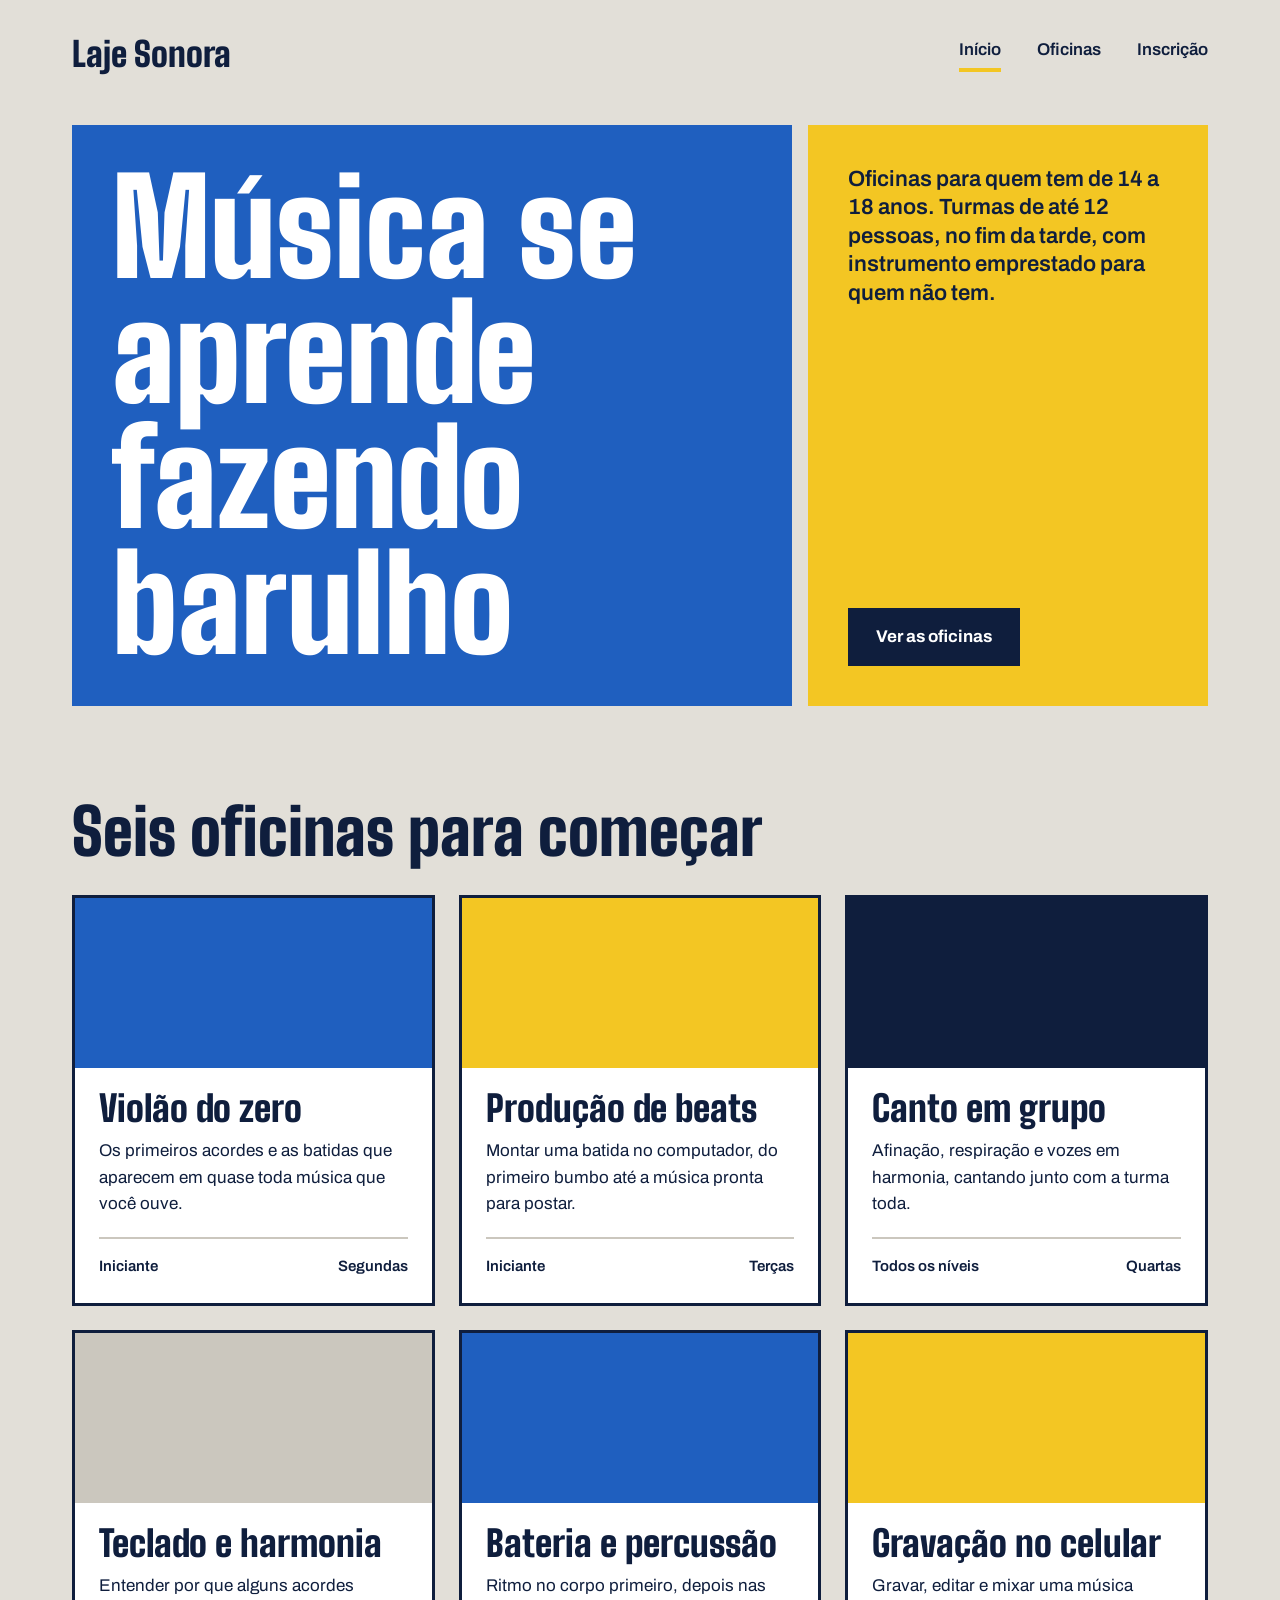
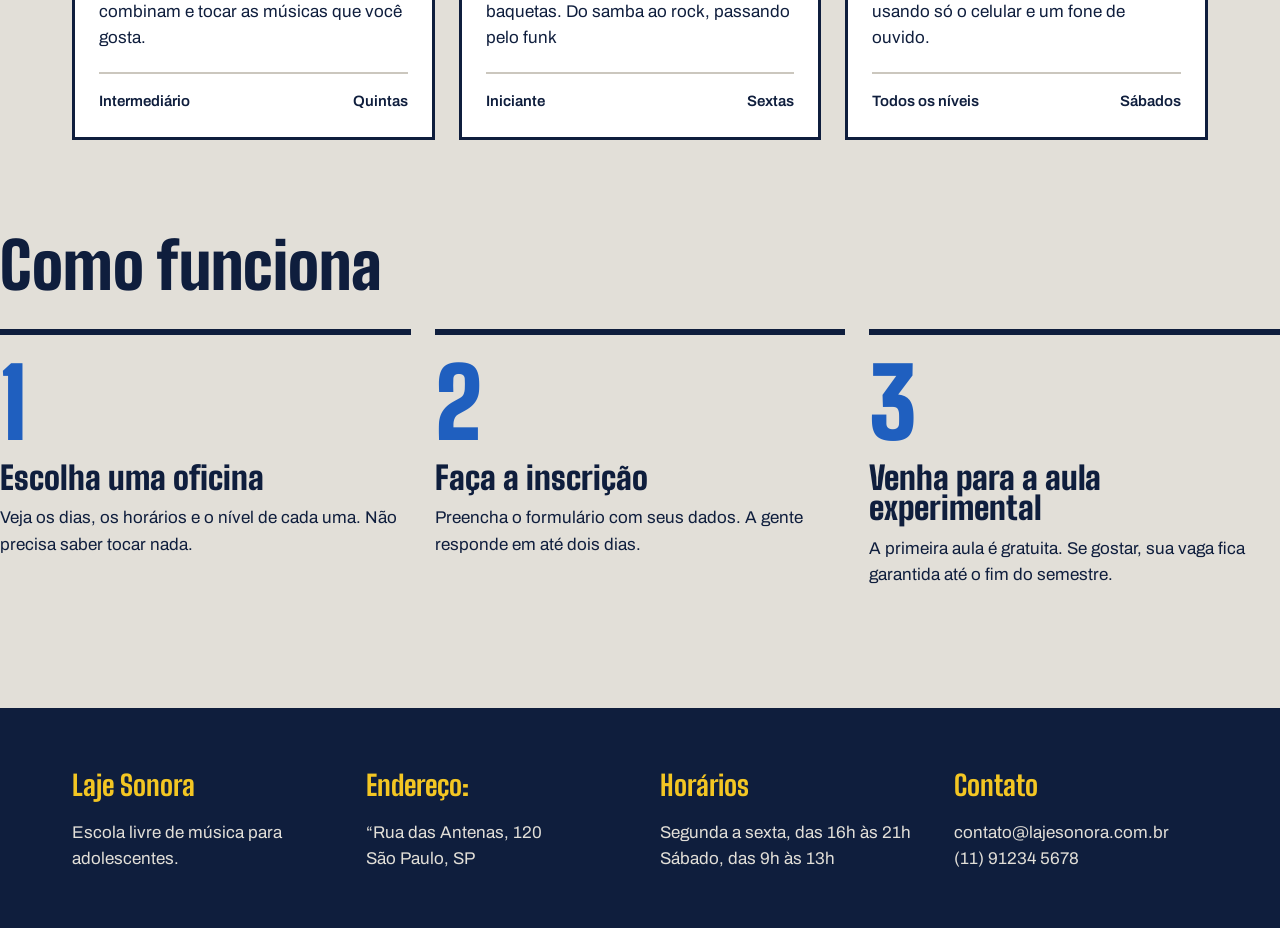
<file: index.html>
<!DOCTYPE html>
<html lang="pt-BR">
<head>
    <meta charset="UTF-8">
    <meta name="viewport" content="width=device-width, initial-scale=1.0">
    <link rel="preconnect" href="https://fonts.googleapis.com">
    <link rel="preconnect" href="https://fonts.gstatic.com" crossorigin>
    <link href="https://fonts.googleapis.com/css2?family=Archivo:ital,wght@0,100..900;1,100..900&family=Big+Shoulders:opsz,wght@10..72,100..900&display=swap" rel="stylesheet">
    <link rel="stylesheet" href="index.css">
    <title>Laje Sonora | Início</title>
</head>
<body>
    <header class="conteudo topo">
        <a href="index.html" class="logo">Laje Sonora</a>
        <nav class="menu">
            <a href="index.html" class="atual">Início</a>
            <a href="oficinas.html">Oficinas</a>
            <a href="inscricao.html">Inscrição</a>
        </nav>
    </header>

    <main>
        <section class="conteudo cartazes">
            <div class="cartaz cartaz-principal">
                <h1>Música se aprende fazendo barulho</h1>
            </div>
            <div class="cartaz cartaz-lateral">
                <p>Oficinas para quem tem de 14 a 18 anos. Turmas de até 12 pessoas, no fim da tarde, com instrumento emprestado para quem não tem.</p>
                <a href="oficinas.html" class="botao">Ver as oficinas</a>
            </div>
        </section>

        <section class="conteudo secao">
            <h2 class="titulo-secao">Seis oficinas para começar</h2>
            <div class="cards">
                <article class="card">
                    <div class="foto foto-azul">
                    </div>
                    <div class="card-texto">
                        <h3>Violão do zero</h3>
                        <p>Os primeiros acordes e as batidas que aparecem em quase toda música que você ouve.</p>
                        
                        <div class="card-info">
                            <span>Iniciante</span>
                            <span>Segundas</span>
                        </div>
                    </div>
                </article>

                <article class="card">
                    <div class="foto foto-amarela">
                    </div>
                    <div class="card-texto">
                        <h3>Produção de beats</h3>
                        <p>Montar uma batida no computador, do primeiro bumbo até a música pronta para postar.</p>
                        
                        <div class="card-info">
                            <span>Iniciante</span>
                            <span>Terças</span>
                        </div>
                    </div>
                </article>

                <article class="card">
                    <div class="foto foto-tinta">
                    </div>
                    <div class="card-texto">
                        <h3>Canto em grupo</h3>
                        <p>Afinação, respiração e vozes em harmonia, cantando junto com a turma toda.</p>
                        
                        <div class="card-info">
                            <span>Todos os níveis</span>
                            <span>Quartas</span>
                        </div>
                    </div>
                </article>

                <article class="card">
                    <div class="foto foto-concreto">
                    </div>
                    <div class="card-texto">
                        <h3>Teclado e harmonia</h3>
                        <p>Entender por que alguns acordes combinam e tocar as músicas que você gosta.</p>
                        
                        <div class="card-info">
                            <span>Intermediário</span>
                            <span>Quintas</span>
                        </div>
                    </div>
                </article>

                <article class="card">
                    <div class="foto foto-azul">
                    </div>
                    <div class="card-texto">
                        <h3>Bateria e percussão</h3>
                        <p>Ritmo no corpo primeiro, depois nas baquetas. Do samba ao rock, passando pelo funk</p>
                        
                        <div class="card-info">
                            <span>Iniciante</span>
                            <span>Sextas</span>
                        </div>
                    </div>
                </article>

                <article class="card">
                    <div class="foto foto-amarela">
                    </div>
                    <div class="card-texto">
                        <h3>Gravação no celular</h3>
                        <p>Gravar, editar e mixar uma música usando só o celular e um fone de ouvido.</p>
                        
                        <div class="card-info">
                            <span>Todos os níveis</span>
                            <span>Sábados</span>
                        </div>
                    </div>
                </article>
            </div>
        </section>

        <section class="conteuco secao">
            <h2 class="titulo-secao">Como funciona</h2>
            <div class="passos">
                <div class="passo">
                    <p class="passo-numero">1</p>

                    <h3>Escolha uma oficina</h3>
                    <p>Veja os dias, os horários e o nível de cada uma. Não precisa saber tocar nada.</p>
                </div>

                <div class="passo">
                    <p class="passo-numero">2</p>

                    <h3>Faça a inscrição</h3>
                    <p>Preencha o formulário com seus dados. A gente responde em até dois dias.</p>
                </div>

                <div class="passo">
                    <p class="passo-numero">3</p>

                    <h3>Venha para a aula experimental</h3>
                    <p>A primeira aula é gratuita. Se gostar, sua vaga fica garantida até o fim do semestre.</p>
                </div>
                
            </div>
        </section>
    </main>

    <footer class="rodape">
        <div class="conteudo rodape-colunas">
            <div class="rodape-coluna">
                <h4>Laje Sonora</h4>
                <p>Escola livre de música para adolescentes.</p>
            </div>

            <div class="rodape-coluna">
                <h4>Endereço:</h4>
                <p>“Rua das Antenas, 120<br>São Paulo, SP</p>
            </div>

            <div class="rodape-coluna">
                <h4>Horários</h4>
                <p>Segunda a sexta, das 16h às 21h<br>Sábado, das 9h às 13h</p>
            </div>

            <div class="rodape-coluna">
                <h4>Contato</h4>
                <p>contato@lajesonora.com.br<br>(11) 91234 5678</p>
            </div>
        </div>
    </footer>
</body>
</html>
</file>
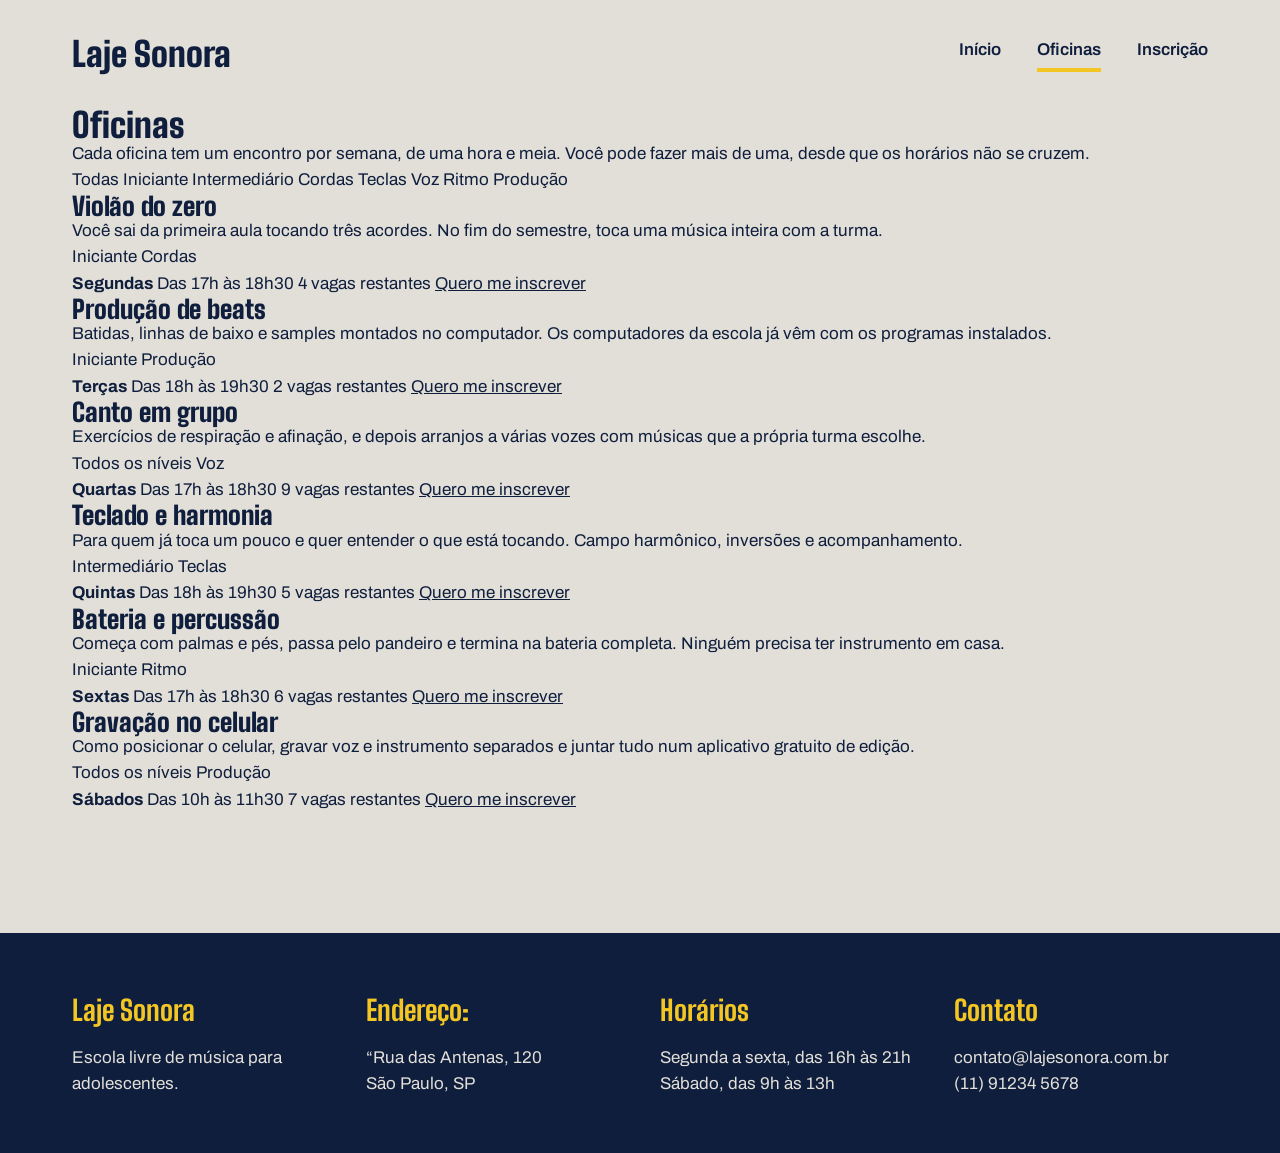
<file: oficinas.html>
<!DOCTYPE html>
<html lang="pt-BR">
<head>
    <meta charset="UTF-8">
    <meta name="viewport" content="width=device-width, initial-scale=1.0">
    <link rel="preconnect" href="https://fonts.googleapis.com">
    <link rel="preconnect" href="https://fonts.gstatic.com" crossorigin>
    <link href="https://fonts.googleapis.com/css2?family=Archivo:ital,wght@0,100..900;1,100..900&family=Big+Shoulders:opsz,wght@10..72,100..900&display=swap" rel="stylesheet">
    <link rel="stylesheet" href="oficinas.css">
    <title>Laje Sonora | Oficinas</title>
</head>
<body>
    <header class="conteudo topo">
        <a href="index.html" class="logo">Laje Sonora</a>
        <nav class="menu">
            <a href="index.html" >Início</a>
            <a href="oficinas.html" class="atual">Oficinas</a>
            <a href="inscricao.html">Inscrição</a>
        </nav>
    </header>

    <main class="conteudo">
        <h1 class="titulo-pagina">Oficinas</h1>

        <p class="subtitulo-pagina">Cada oficina tem um encontro por semana, de uma hora e meia. Você pode fazer mais de uma, desde que os horários não se cruzem.</p>
        <p class="filtros">
            <span class="filtro ativo">Todas</span>
            <span class="filtro">Iniciante</span>
            <span class="filtro">Intermediário</span>
            <span class="filtro">Cordas</span>
            <span class="filtro">Teclas</span>
            <span class="filtro">Voz</span>
            <span class="filtro">Ritmo</span>
            <span class="filtro">Produção</span>
        </p>

        <div class="lista">
            <article class="oficina">
                <div class="foto foto-azul"></div>
                <div class="oficina-texto">
                    <h2>Violão do zero</h2>
                    <p>Você sai da primeira aula tocando três acordes. No fim do semestre, toca uma música inteira com a turma.</p>
                    <div class="etiquetas">
                        <span class="etiqueta">Iniciante</span>
                        <span class="etiqueta">Cordas</span>
                    </div>
                </div>

                <div class="oficina-detalhes">
                    <strong>Segundas</strong>
                    <span>Das 17h às 18h30</span>
                    <span>4 vagas restantes</span>
                    <a href="inscricao.html">Quero me inscrever</a>
                </div>
            </article>

            <article class="oficina">
                <div class="foto foto-amarela"></div>
                <div class="oficina-texto">
                    <h2>Produção de beats</h2>
                    <p>Batidas, linhas de baixo e samples montados no computador. Os computadores da escola já vêm com os programas instalados.</p>
                    <div class="etiquetas">
                        <span class="etiqueta">Iniciante</span>
                        <span class="etiqueta">Produção</span>
                    </div>
                </div>

                <div class="oficina-detalhes">
                    <strong>Terças</strong>
                    <span>Das 18h às 19h30</span>
                    <span>2 vagas restantes</span>
                    <a href="inscricao.html">Quero me inscrever</a>
                </div>
            </article>

            <article class="oficina">
                <div class="foto foto-tinta"></div>
                <div class="oficina-texto">
                    <h2>Canto em grupo</h2>
                    <p>Exercícios de respiração e afinação, e depois arranjos a várias vozes com músicas que a própria turma escolhe.</p>
                    <div class="etiquetas">
                        <span class="etiqueta">Todos os níveis</span>
                        <span class="etiqueta">Voz</span>
                    </div>
                </div>

                <div class="oficina-detalhes">
                    <strong>Quartas</strong>
                    <span>Das 17h às 18h30</span>
                    <span>9 vagas restantes</span>
                    <a href="inscricao.html">Quero me inscrever</a>
                </div>
            </article>

            <article class="oficina">
                <div class="foto"></div>
                <div class="oficina-texto">
                    <h2>Teclado e harmonia</h2>
                    <p>Para quem já toca um pouco e quer entender o que está tocando. Campo harmônico, inversões e acompanhamento.</p>
                    <div class="etiquetas">
                        <span class="etiqueta">Intermediário</span>
                        <span class="etiqueta">Teclas</span>
                    </div>
                </div>

                <div class="oficina-detalhes">
                    <strong>Quintas</strong>
                    <span>Das 18h às 19h30</span>
                    <span>5 vagas restantes</span>
                    <a href="inscricao.html">Quero me inscrever</a>
                </div>
            </article>

            <article class="oficina">
                <div class="foto foto-azul"></div>
                <div class="oficina-texto">
                    <h2>Bateria e percussão</h2>
                    <p>Começa com palmas e pés, passa pelo pandeiro e termina na bateria completa. Ninguém precisa ter instrumento em casa.</p>
                    <div class="etiquetas">
                        <span class="etiqueta">Iniciante</span>
                        <span class="etiqueta">Ritmo</span>
                    </div>
                </div>

                <div class="oficina-detalhes">
                    <strong>Sextas</strong>
                    <span>Das 17h às 18h30</span>
                    <span>6 vagas restantes</span>
                    <a href="inscricao.html">Quero me inscrever</a>
                </div>
            </article>

            <article class="oficina">
                <div class="foto foto-amarela"></div>
                <div class="oficina-texto">
                    <h2>Gravação no celular</h2>
                    <p>Como posicionar o celular, gravar voz e instrumento separados e juntar tudo num aplicativo gratuito de edição.</p>
                    <div class="etiquetas">
                        <span class="etiqueta">Todos os níveis</span>
                        <span class="etiqueta">Produção</span>
                    </div>
                </div>

                <div class="oficina-detalhes">
                    <strong>Sábados</strong>
                    <span>Das 10h às 11h30</span>
                    <span>7 vagas restantes</span>
                    <a href="inscricao.html">Quero me inscrever</a>
                </div>
            </article>
        </div>
    </main>

    <footer class="rodape">
        <div class="conteudo rodape-colunas">
            <div class="rodape-coluna">
                <h4>Laje Sonora</h4>
                <p>Escola livre de música para adolescentes.</p>
            </div>

            <div class="rodape-coluna">
                <h4>Endereço:</h4>
                <p>“Rua das Antenas, 120<br>São Paulo, SP</p>
            </div>

            <div class="rodape-coluna">
                <h4>Horários</h4>
                <p>Segunda a sexta, das 16h às 21h<br>Sábado, das 9h às 13h</p>
            </div>

            <div class="rodape-coluna">
                <h4>Contato</h4>
                <p>contato@lajesonora.com.br<br>(11) 91234 5678</p>
            </div>
        </div>
    </footer>
</body>
</html>
</file>
<file: index.css>
*{
    margin: 0;
    padding: 0;
    box-sizing: border-box;
}

:root{
    --concreto: #E2DFD8;
    --concreto-escuro: #CBC7BE;
    --tinta: #0F1E3D;
    --caixa-dagua: #1F5FBF;
    --fita: #F3C623;
    --branco: #FFFFFF;

    --fonte-cartaz: "Big Shoulders", "Arial Narrow", sans-serif;
    --fonte-texto:"Archivo", Arial, sans-serif;
}

body{
    background-color: var(--concreto);
    color: var(--tinta);
    font-family: var(--fonte-texto);
    font-size: 17px;
    line-height: 1.55;
}

a{
    color:inherit;
}

h1, h2, h3{
    font-family: var(--fonte-cartaz);
    font-weight: 900;
    line-height: 0.95;
}

.conteudo{
    max-width: 1200px;
    margin-inline: auto;
    padding-inline: 32px;
}

.topo{
    padding-block: 28px;
    display: flex;
    justify-content: space-between;
    align-items: center;
}

.logo{
    font-family: var(--fonte-cartaz);
    font-size: 34px;
    font-weight: 900;
    text-decoration: none;
}

.menu{
    display: flex;
    gap: 36px;
}

.menu a{
    font-weight: 600;
    text-decoration: none;
    padding-bottom: 4px;
    border-bottom: 4px solid transparent;
}

.menu a:hover{
    border-bottom-color: var(--tinta);
}

.menu a.atual{
    border-bottom-color: var(--fita);
}

.cartazes{
    margin-top: 16px;
    display: flex;
    gap: 16px;
}

.cartaz{
    padding: 40px;
}

.cartaz-principal{
    background-color: var(--caixa-dagua);
    color: var(--branco);
    flex: 2;
}

.cartaz-principal h1{
    font-size: 132px;
    max-width: 9ch;
}

.cartaz-lateral{
    background-color: var(--fita);
    flex: 1;
    display: flex;
    flex-direction: column;
    justify-content: space-between;
    gap: 32px;
    align-items: flex-start;
}

.cartaz-lateral p{
    font-size: 22px;
    font-weight: 600;
    line-height: 1.3;
}

.botao{
    background-color: var(--tinta);
    color: var(--branco);
    font-weight: 700;
    text-decoration: none;
    padding-block: 16px;
    padding-inline: 28px;
    border: none;
    font-family: var(--fonte-texto);
    font-size: 17px;
    cursor: pointer;
}

.botao:hover{
    background-color: var(--caixa-dagua);
}

.secao{
    margin-top: 96px;
}

.titulo-secao{
    font-size: 64px;
    margin-bottom: 32px;
}

.cards{
    display: flex;
    flex-wrap: wrap;
    gap: 24px;
}

.card{
    background-color: var(--branco);
    border: 3px solid var(--tinta);
    flex: 1 1 340px;
}

.card .foto{
    height: 170px;
}

.foto{
    background-color: var(--concreto-escuro);
}

.foto-azul{
    background-color: var(--caixa-dagua);
}

.foto-amarela{
    background-color: var(--fita);
}

.foto-tinta{
    background-color: var(--tinta);
}

.card-texto{
    padding: 24px;
}

.card h3{
    font-size: 36px;
    margin-bottom: 12px;
}

.card-info{
    margin-top: 20px;
    padding-top: 16px;
    border-top: 2px solid var(--concreto-escuro);
    font-weight: 600;
    font-size: 15px;
    display: flex;
    justify-content: space-between;
}

.passos{
    display: flex;
    gap: 24px;
}

.passo{
    flex: 1;
    border-top: 6px solid var(--tinta);
    padding-top: 20px;
}

.passo-numero{
    font-family: var(--fonte-cartaz);
    font-size: 96px;
    font-weight: 900;
    line-height: 1;
    color: var(--caixa-dagua);
}

.passo h3{
    font-size: 32px;
    margin-top: 8px;
    margin-block: 12px  ;
}

.rodape{
    margin-top: 120px;
    background-color: var(--tinta);
    color: var(--concreto);
    padding-block: 56px;
}

.rodape-colunas{
    display: flex;
    gap: 40px;
}

.rodape-coluna{
    flex: 1;
}

.rodape h4{
    font-family: var(--fonte-cartaz);
    font-size: 28px;
    color: var(--fita);
    margin-bottom: 12px;
}
</file>
<file: oficinas.css>
*{
    margin: 0;
    padding: 0;
    box-sizing: border-box;
}

:root{
    --concreto: #E2DFD8;
    --concreto-escuro: #CBC7BE;
    --tinta: #0F1E3D;
    --caixa-dagua: #1F5FBF;
    --fita: #F3C623;
    --branco: #FFFFFF;

    --fonte-cartaz: "Big Shoulders", "Arial Narrow", sans-serif;
    --fonte-texto:"Archivo", Arial, sans-serif;
}

body{
    background-color: var(--concreto);
    color: var(--tinta);
    font-family: var(--fonte-texto);
    font-size: 17px;
    line-height: 1.55;
}

a{
    color:inherit;
}

h1, h2, h3{
    font-family: var(--fonte-cartaz);
    font-weight: 900;
    line-height: 0.95;
}

.conteudo{
    max-width: 1200px;
    margin-inline: auto;
    padding-inline: 32px;
}

.topo{
    padding-block: 28px;
    display: flex;
    justify-content: space-between;
    align-items: center;
}

.logo{
    font-family: var(--fonte-cartaz);
    font-size: 34px;
    font-weight: 900;
    text-decoration: none;
}

.menu{
    display: flex;
    gap: 36px;
}

.menu a{
    font-weight: 600;
    text-decoration: none;
    padding-bottom: 4px;
    border-bottom: 4px solid transparent;
}

.menu a:hover{
    border-bottom-color: var(--tinta);
}

.menu a.atual{
    border-bottom-color: var(--fita);
}

.foto{
    background-color: var(--concreto-escuro);
}

.foto-azul{
    background-color: var(--caixa-dagua);
}

.foto-amarela{
    background-color: var(--fita);
}

.foto-tinta{
    background-color: var(--tinta);
}

.rodape{
    margin-top: 120px;
    background-color: var(--tinta);
    color: var(--concreto);
    padding-block: 56px;
}

.rodape-colunas{
    display: flex;
    gap: 40px;
}

.rodape-coluna{
    flex: 1;
}

.rodape h4{
    font-family: var(--fonte-cartaz);
    font-size: 28px;
    color: var(--fita);
    margin-bottom: 12px;
}
</file>
